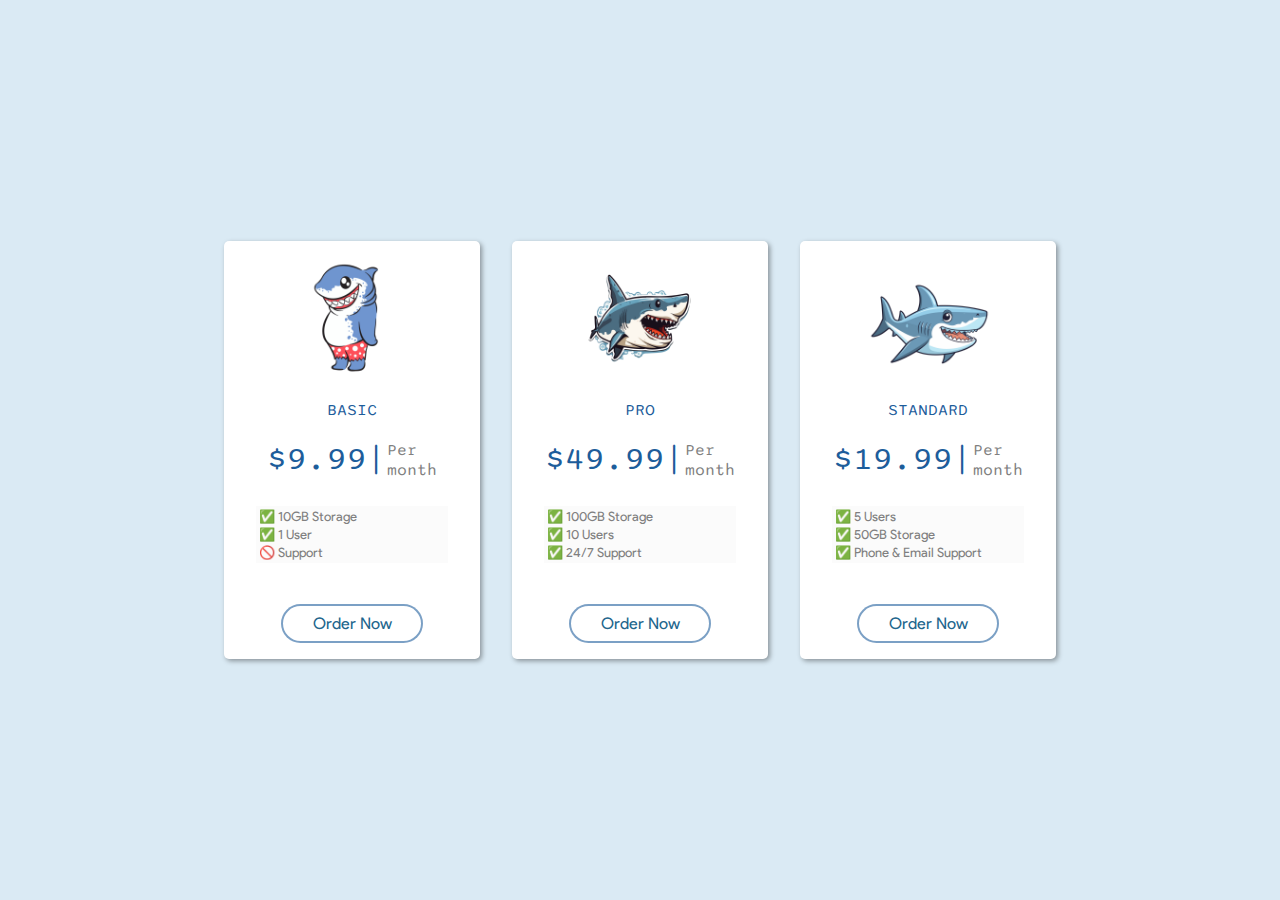
<file: index.html>
<!DOCTYPE html>
<html>

<head>
  <title>Flexbox Pricing Table</title>
  <link rel="preconnect" href="https://fonts.googleapis.com">
  <link rel="preconnect" href="https://fonts.gstatic.com" crossorigin>
  <link href="https://fonts.googleapis.com/css2?family=Sono:wght@400;700&display=swap" rel="stylesheet">
  <link rel="stylesheet" href="./css/plan-container.css">
  <link rel="stylesheet" href="./css/plane-image.css">
  <link rel="stylesheet" href="./css/plan-title.css">
  <link rel="stylesheet" href="./css/price.css">
  <link rel="stylesheet" href="./css/plan-responsive.css">
  <link rel="stylesheet" href="./css/plan-feature.css">
  <link rel="stylesheet" href="./css/plan-button.css">
  <link rel="stylesheet" href="https://cdnjs.cloudflare.com/ajax/libs/font-awesome/4.7.0/css/font-awesome.min.css">


</head>

<body>
  <div class="pricing-container">

    <div class="pricing-plan">
      <div class="plan-image"><img src="./Images/basic.png" alt="basic plan image of shark" class="image"></div>
      <div class="plan-title">Basic</div>
      <div class="plan-price"><span class="price">$9.99|</span><p class="plan-validity">Per<br>month</p> </div>
      <ul class="plan-features">
        <li>✅ 10GB Storage</li>
        <li>✅ 1 User</li>
        <li>🚫 Support</li>
      </ul>
      <div class="button-container">
        <a class="plan-button">Order Now</a>
      </div>
      
    </div>

    <div class="pricing-plan">
      <div class="plan-image"><img src="./Images/permimum.png" alt="Premimum plan image" class="image"></div>
      <div class="plan-title">Pro</div>
      <div class="plan-price"><span class="price">$49.99|</span><span class="plan-validity">Per<br>month</span> </div>
      <ul class="plan-features">
        <li>✅ 100GB Storage</li>
        <li>✅ 10 Users</li>
        <li>✅ 24/7 Support</li>
      </ul>
      <div class="button-container">
        <a class="plan-button">Order Now</a>
      </div>
      
    </div>

    <div class="pricing-plan">
      <div class="plan-image"><img src="./Images/standard.png" alt="standard plan image" class="image"></div>
      <div class="plan-title">Standard</div>
      <div class="plan-price"><span class="price">$19.99|</span><span class="plan-validity">Per<br>month</span> </div>
      <ul class="plan-features">
        <li>✅ 5 Users</li>
        <li>✅ 50GB Storage</li>
        <li>✅ Phone & Email Support</li>
       
      </ul>
      <div class="button-container">
        <p class="plan-button">Order Now</p>
      </div>
    </div>

  </div>

</body>

</html>
</file>
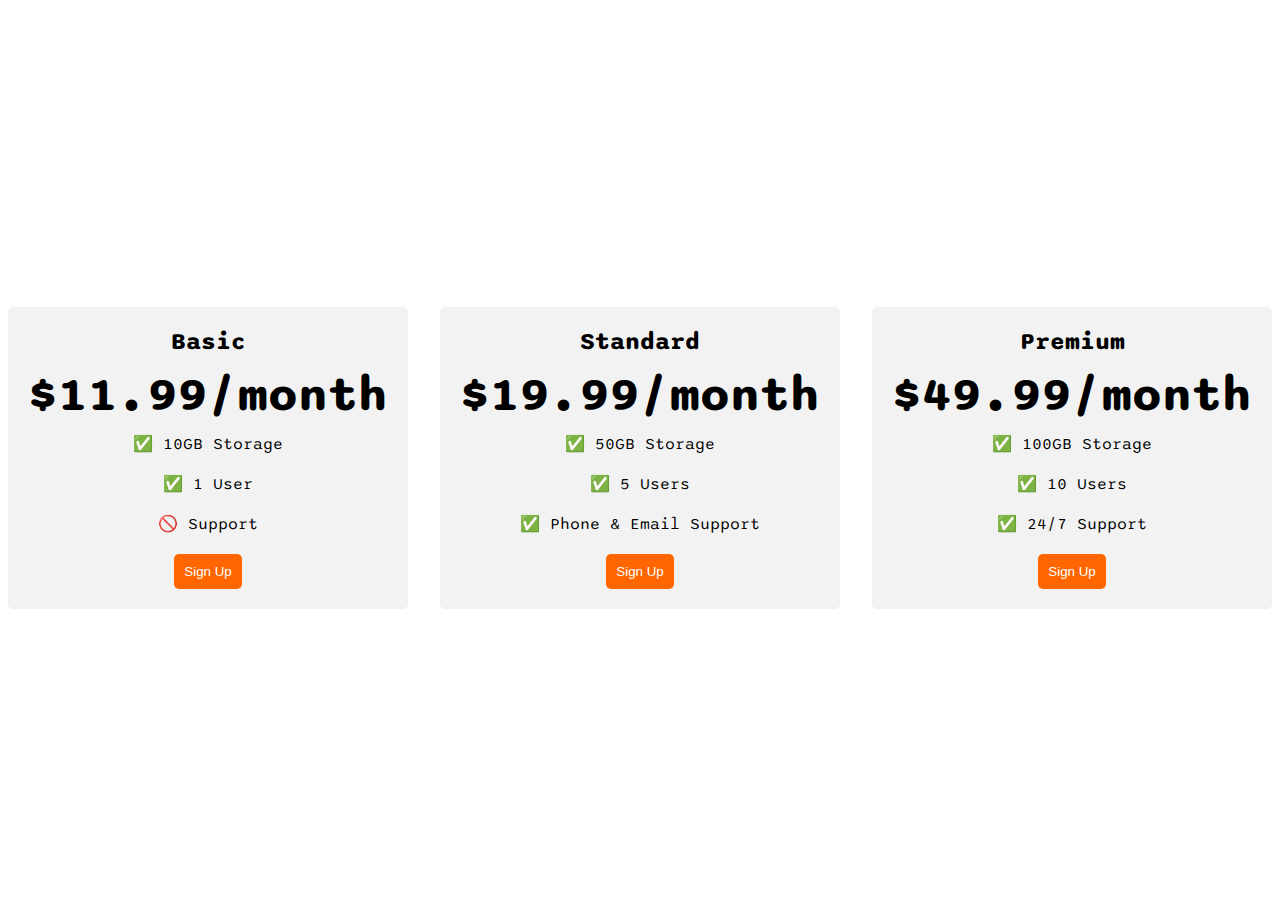
<file: solution.html>
<!DOCTYPE html>
<html>

<head>
  <title>Flexbox Pricing Table</title>
  <link rel="preconnect" href="https://fonts.googleapis.com">
  <link rel="preconnect" href="https://fonts.gstatic.com" crossorigin>
  <link href="https://fonts.googleapis.com/css2?family=Sono:wght@400;700&display=swap" rel="stylesheet">
  <style>
    body {
      font-family: 'Sono', sans-serif;
    }

    .pricing-container {
      display: flex;
      justify-content: center;
      align-items: center;
      height: 100vh;
      gap: 2rem;
    }

    .pricing-plan {
      flex: 1;
      max-width: 400px;
      padding: 20px;
      background-color: #f2f2f2;
      border-radius: 5px;
      text-align: center;
    }

    .plan-title {
      font-size: 24px;
      font-weight: bold;
      margin-bottom: 10px;
    }

    .plan-price {
      font-size: 48px;
      font-weight: bold;
      margin-bottom: 10px;
    }

    .plan-features {
      list-style: none;
      padding: 0;
      margin: 0;
    }

    .plan-features li {
      margin-bottom: 20px;
    }

    .plan-button {
      padding: 10px;
      background-color: #ff6600;
      color: #fff;
      border-radius: 5px;
      border: none;
    }

    @media (max-width: 1250px) {
      .pricing-container {
        flex-direction: column;
        height: 100%;
      }
    }
  </style>
</head>

<body>
  <div class="pricing-container">
    <div class="pricing-plan">
      <div class="plan-title">Basic</div>
      <div class="plan-price">$11.99/month</div>
      <ul class="plan-features">
        <li>✅ 10GB Storage</li>
        <li>✅ 1 User</li>
        <li>🚫 Support</li>
      </ul>
      <button class="plan-button">Sign Up</a>
    </div>
    <div class="pricing-plan">
      <div class="plan-title">Standard</div>
      <div class="plan-price">$19.99/month</div>
      <ul class="plan-features">
        <li>✅ 50GB Storage</li>
        <li>✅ 5 Users</li>
        <li>✅ Phone &amp; Email Support</li>
      </ul>
      <button class="plan-button">Sign Up</a>
    </div>
    <div class="pricing-plan">
      <div class="plan-title">Premium</div>
      <div class="plan-price">$49.99/month</div>
      <ul class="plan-features">
        <li>✅ 100GB Storage</li>
        <li>✅ 10 Users</li>
        <li>✅ 24/7 Support</li>
      </ul>
      <button class="plan-button">Sign Up</a>
    </div>
  </div>

</body>

</html>
</file>
<file: css/plan-container.css>
.pricing-container{
    /* border: 2px solid black; */
    display: flex;
    height: 100vh;
    justify-content: center;
    align-items: center;
    /* background-color:#8cc0de53; */
    
}
</file>
<file: css/plane-image.css>
*{
    margin: 0;
    padding: 0;
} 
body {
    font-family: 'Sono', sans-serif;
    /* font-family: 'product sans'; */
    background-color:#8cc0de53;
  }
li{
    list-style: none;
}
@font-face {
    font-family: 'product sans';
    src: url(../product_sans_regular.ttf);
}
/* image section */
.image{
    height: 8rem;
    width: auto;
}
.hr-line{
    color: grey;
    
}
</file>
<file: css/plan-title.css>
.plan-title{
    text-transform: uppercase;
    margin: 10px 0px;
    color: #1D5D9B;
}
</file>
<file: css/price.css>
.pricing-plan{
    
    /* border: 2px solid red; */
    /* align-items: center;*/
    /* height:60vh; */
    padding: 1rem;
    margin: 1rem;
    width: 15rem;
    max-width: 14rem;
    text-align: center;
    border-radius: 5px;
    box-shadow: 2px 2px 5px rgba(0, 0, 0, 0.377);
    display: flex;
    flex-direction: column;
    flex: 1;
    background-color:white;
    
    
    
}
.pricing-plan:hover{
/* transition-behavior: normal; */
transition-delay :0s;
transition-duration :0.5s;
transition-property :all;
transition-timing-function :ease;

}
.plan-price{
    display: flex;
    justify-content: center;
    flex-wrap: wrap;
    color: #1D5D9B;
    margin: 10px 0px;
    
}
.plan-validity{
    text-align: left;
    color: gray;
    font-family: 'Sono', sans-serif;
}
.price{
    font-size: 2rem;
}
</file>
<file: css/plan-responsive.css>
@media (max-width: 900px) {
  .pricing-container{
    flex-direction: column;
    height: 100%;
    
  }
  .pricing-plan{
    min-width: 15rem;
  }
    
  }
</file>
<file: css/plan-feature.css>
.pricing-plan li{
    text-align: left;
    /* text-align: initial; */
    /* text-align-last:left; */
    margin: 0.2rem;
    font-size: small;
    
    
}
ul{
    background-color: rgba(211, 211, 211, 0.091);
    /* border: 1px solid #8cc0de53; */
}
.plan-features{
    margin: 1rem 1rem;
    /* margin-top: 2rem; */
    font-family: 'product sans';
    color: grey;
    
}
.icon{
    color: green;
    display: inline;
}
</file>
<file: css/plan-button.css>
.plan-button{
    border-radius: 25px;
    padding: 0.5rem 1.5rem;
    font-weight: 500;
    font-size: medium ;
    background-color:#ffff;
    color:#22668D;
    font-family: 'product sans';
    width: 5.6rem;
    border:2.5px solid #1d5c9b95;

    
    /* box-shadow: 2px 2px 5px rgba(0, 0, 0, 0.425); */
}
.button-container{
    display:flex;
    justify-content: center;
    align-items: end;
    height: 4em;
}

.plan-button:hover{
    background-color:#1d5c9bc4;
    color: white;
    transition: 0.3s;
    cursor: pointer;
     
}
</file>
